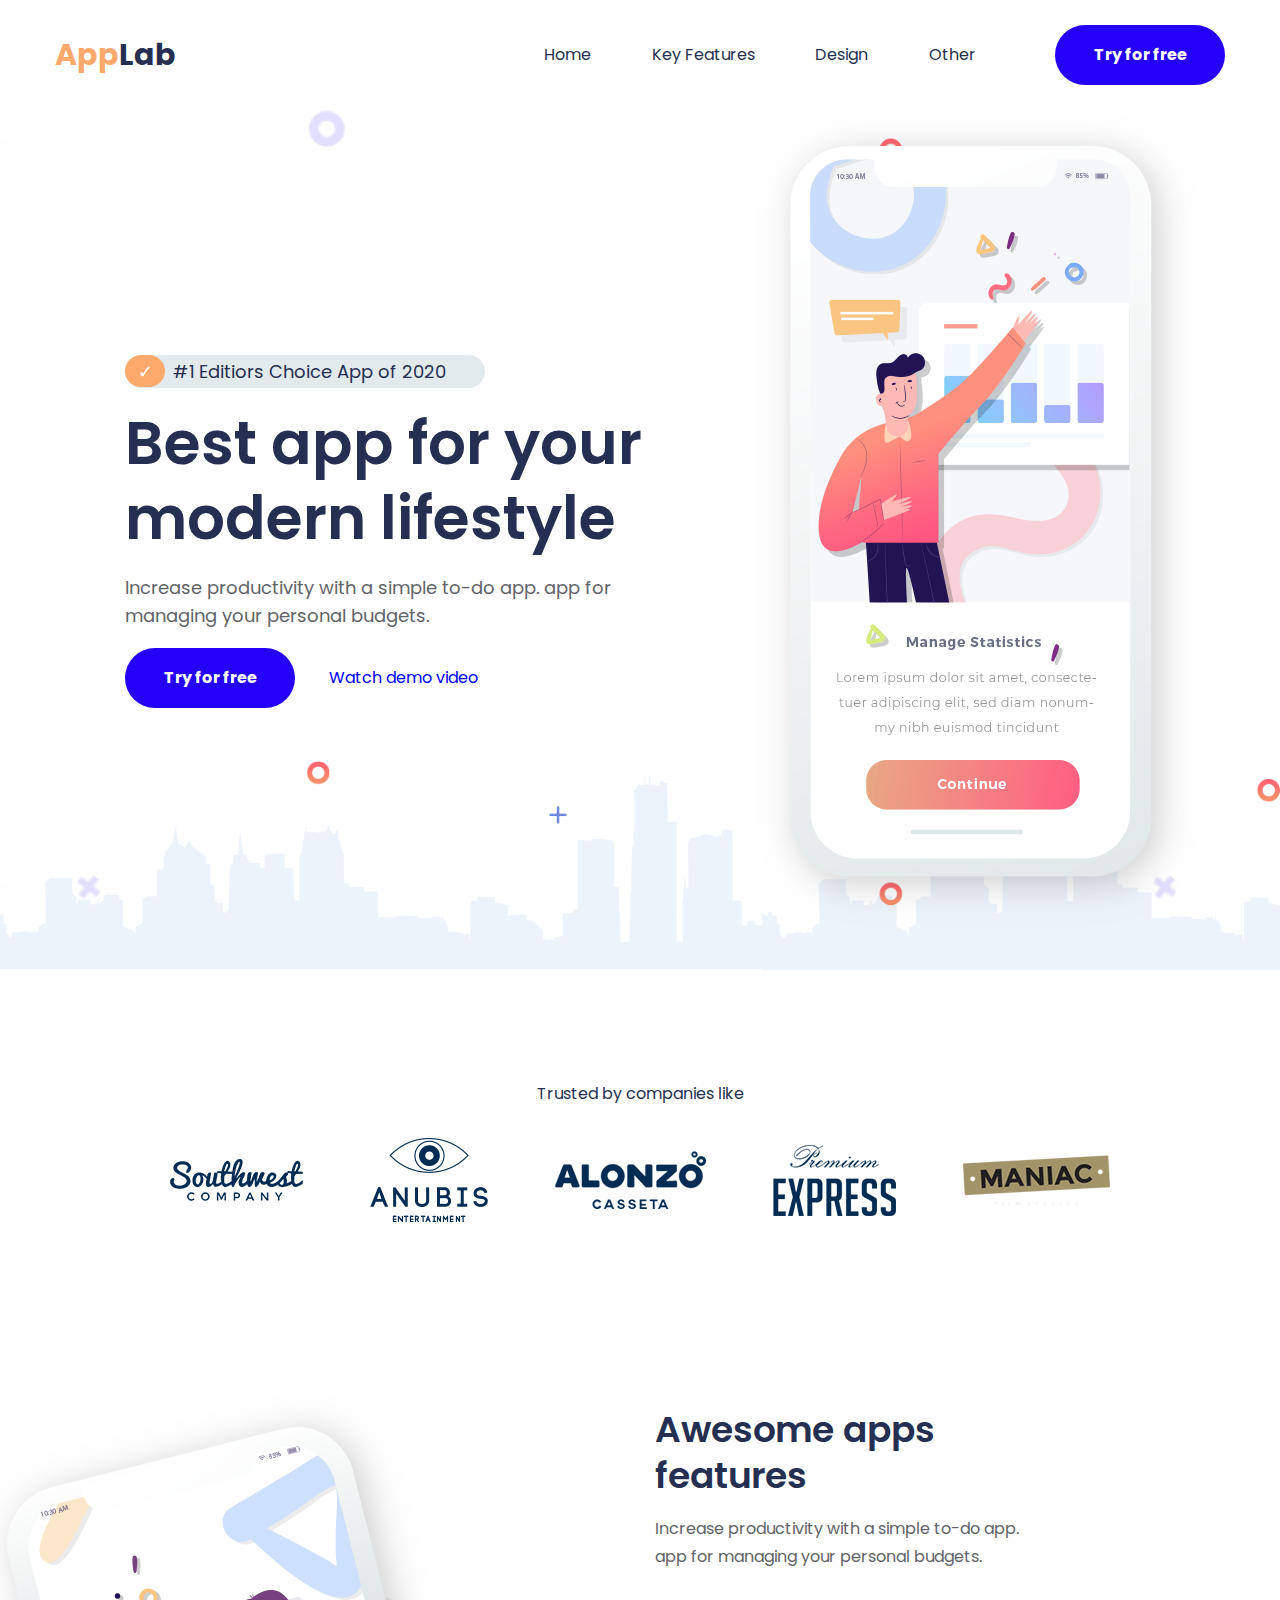
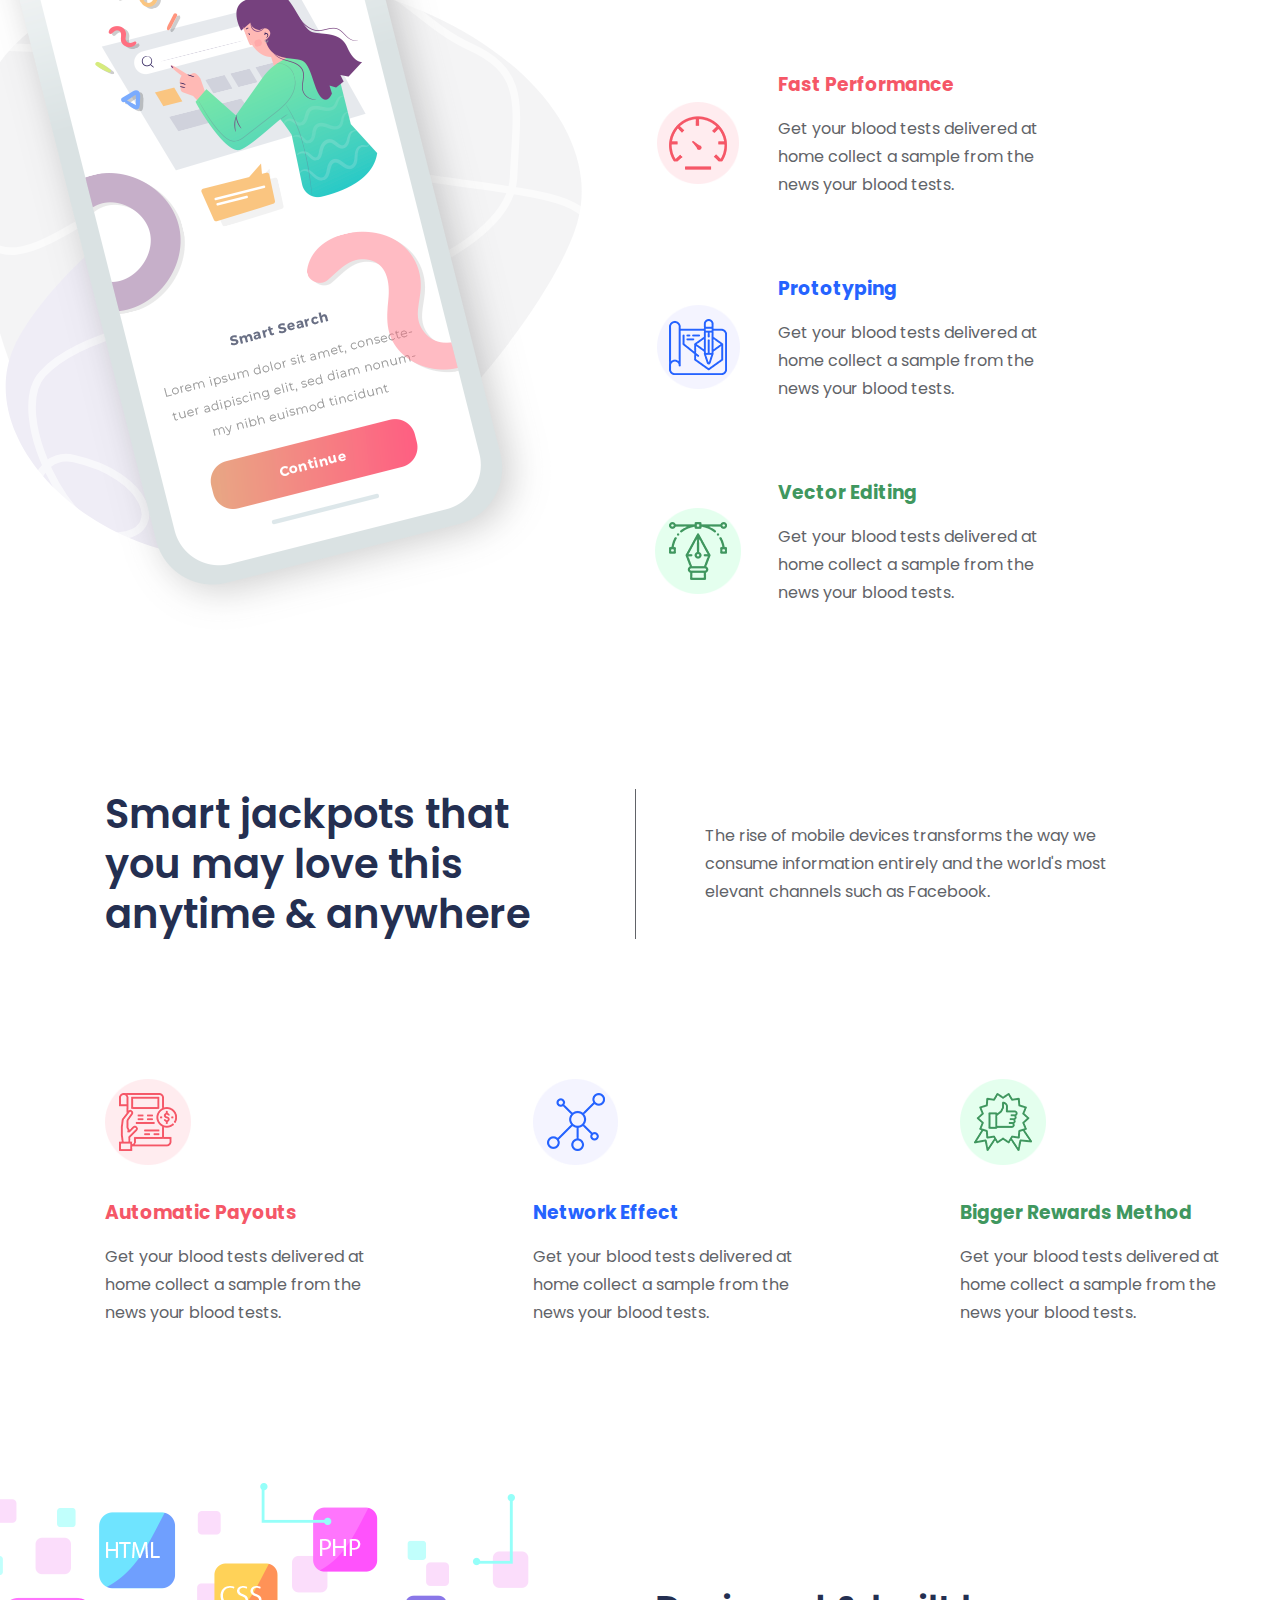
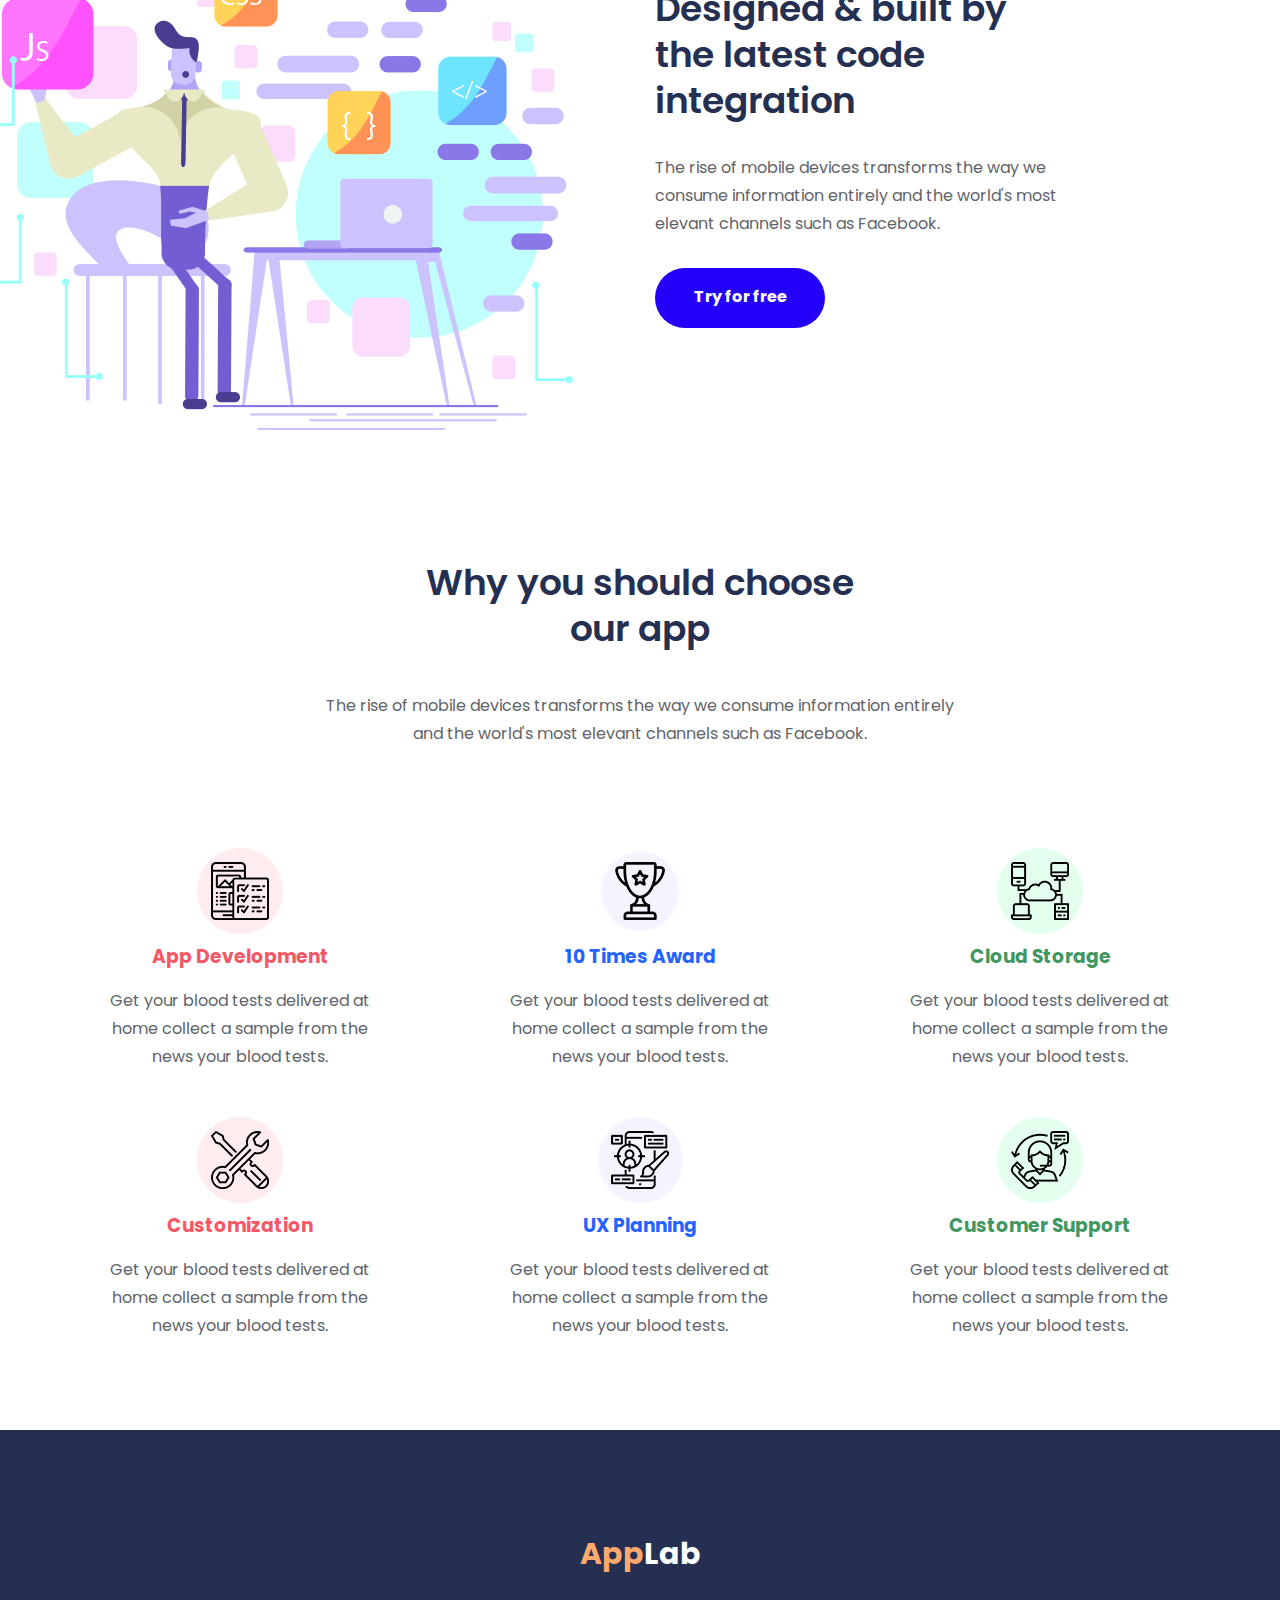
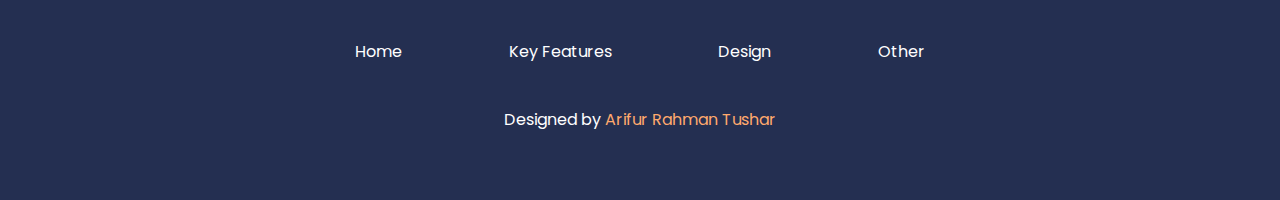
<file: app-landing-page/index.html>
<!DOCTYPE html>
<html lang="en-US">
    <head>
        <meta charset="utf-8">
        <link rel="preconnect" href="https://fonts.gstatic.com">
        <link href="https://fonts.googleapis.com/css2?family=Poppins:wght@400;600;700&display=swap" rel="stylesheet">
        <link href="css/normalize.css" rel="stylesheet">
        <link href="css/styles.css" rel="stylesheet">
        <title>App page</title>
    </head>
    <body>
        <div id="home-anchor"></div>
        <header>
            <div class="container">
                <div class="logo"><span class="logo-first">App</span><span class="logo-second">Lab</span></div>
                <nav>
                    <ul>
                        <li><a href="#home-anchor">Home</a></li>
                        <li><a href="#features-anchor">Key Features</a></li>
                        <li><a href="#design-anchor">Design</a></li>
                        <li><a href="#other-anchor">Other</a></li>
                    </ul>
                </nav>
                <button class="header-button" onclick="window.open('https:/\/youtu.be/dQw4w9WgXcQ','_blank');"  type="button">Try for free</button>
            </div>
        </header>
        <main>
        <section class="top">
            <div class="container">
                <div class="top-left">
                    <p class="check-p"><span class="check-mark">&#10003;</span> #1 Editiors Choice App of 2020</p>
                    <h1 class="top-header">Best app for your modern lifestyle</h1>
                    <p class="top-left-p">Increase productivity with a simple to-do app. app for managing your personal budgets.</p>
                    <button class="top-left-button" onclick="window.open('https:/\/youtu.be/dQw4w9WgXcQ','_blank');"  type="button">Try for free</button>
                    <a class="top-left-a" href="https://youtu.be/dQw4w9WgXcQ" target="_blank">Watch demo video</a>
                </div>
                <div class="top-right">
                    <img src="images/phone.png" alt="phone image">
                </div>
            </div>
        </section>
        <section class="trust">
            <div class="container">
                <p>Trusted by companies like</p>
                <ul class="trust-list">
                    <li><img src="images/trust1.png"></li>
                    <li><img src="images/trust2.png"></li>
                    <li><img src="images/trust3.png"></li>
                    <li><img src="images/trust4.png"></li>
                    <li><img src="images/trust5.png"></li>
                </ul>
            </div>
        </section>
        <div id="features-anchor"></div>
        <section class="features">
            <div class="container">
                <div class="features-left">
                    <img src="images/features-phone.png">
                </div>
                <div class="features-right">
                    <h2 class="features-h2">Awesome apps features</h2>
                    <p>Increase productivity with a simple to-do app. app for managing your personal budgets.</p>
                    <div class="features-list">
                        <div class="feature">
                            <img class="features-img speed" src="images/speed.png">
                            <div class="features-text">
                                <h3 class="speed-h">Fast Performance</h3>
                                <p>Get your blood tests delivered at home collect a sample from the news your blood tests.</p>
                            </div>
                        </div>
                        <div class="feature">
                            <img class="features-img prototyping" src="images/prototyping.png">
                            <div class="features-text">
                                <h3 class="prototyping-h">Prototyping</h3>
                                <p>Get your blood tests delivered at home collect a sample from the news your blood tests.</p>
                            </div>
                        </div>
                        <div class="feature">
                            <img class="features-img pen" src="images/pen.png">
                            <div class="features-text">
                                <h3 class="pen-h">Vector Editing</h3>
                                <p>Get your blood tests delivered at home collect a sample from the news your blood tests.</p>
                            </div>
                        </div>
                    </div>
                </div>
            </div>
        </section>
        <section class="features-second">
            <div class="container">
                <h2 class="pseudo-h2">Smart jackpots that you may love this anytime & anywhere</h2>
                <p>The rise of mobile devices transforms the way we consume information entirely and the world's most elevant channels such as Facebook.</p>
                <div class="features-s-list">
                    <div class="flex-container">
                        <div class="feature-s-first">
                            <img class="features-img payouts" src="images/payouts.png">
                            <div class="features-s-text">
                                <h3 class="payouts-h">Automatic Payouts</h3>
                                <p>Get your blood tests delivered at home collect a sample from the news your blood tests.</p>
                            </div>
                        </div>
                        <div class="feature-s-second">
                            <img class="features-img network" src="images/network.png">
                            <div class="features-s-text">
                                <h3 class="network-h">Network Effect</h3>
                                <p>Get your blood tests delivered at home collect a sample from the news your blood tests.</p>
                            </div>
                        </div>
                        <div class="feature-s-third">
                            <img class="features-img rewards" src="images/rewards.png">
                            <div class="features-s-text">
                                <h3 class="rewards-h">Bigger Rewards Method</h3>
                                <p>Get your blood tests delivered at home collect a sample from the news your blood tests.</p>
                            </div>
                        </div>
                    </div>
                </div>
                <img class="employee" src="images/employee-598px.png" id="design-anchor">
                <div class="design">
                    <h2 class="design-h">Designed & built by the latest code integration</h2>
                    <p class="design-p">The rise of mobile devices transforms the way we consume information entirely and the world's most elevant channels such as Facebook.</p>
                    <button onclick="window.open('https:/\/youtu.be/dQw4w9WgXcQ','_blank');"  type="button">Try for free</button>
                </div>
            </div>
        </section>
        <div id="other-anchor"></div>
        <section class="features-third">
            <div class="container">
                <h2>Why you should choose our app</h2>
                <p>The rise of mobile devices transforms the way we consume information entirely and the world's most elevant channels such as Facebook.</p>
                <div class="feature-t-f">
                    <img class="features-img appdev" src="images/appdev.png">
                    <div class="features-t-text">
                        <h3 class="appdev-h">App Development</h3>
                        <p>Get your blood tests delivered at home collect a sample from the news your blood tests.</p>
                    </div>
                </div>
                <div class="feature-t-s">
                    <img class="features-img tim-award" src="images/tim-award.png">
                    <div class="features-t-text">
                        <h3 class="tim-award-h">10 Times Award</h3>
                        <p>Get your blood tests delivered at home collect a sample from the news your blood tests.</p>
                    </div>
                </div>
                <div class="feature-t-t">
                    <img class="features-img storage" src="images/storage.png">
                    <div class="features-t-text">
                        <h3 class="storage-h">Cloud Storage</h3>
                        <p>Get your blood tests delivered at home collect a sample from the news your blood tests.</p>
                    </div>
                </div>
                <div class="feature-t-ff">
                    <img class="features-img custom" src="images/custom.png">
                    <div class="features-t-text">
                        <h3 class="custom-h">Customization</h3>
                        <p>Get your blood tests delivered at home collect a sample from the news your blood tests.</p>
                    </div>
                </div>
                <div class="feature-t-fff">
                    <img class="features-img ux" src="images/ux.png">
                    <div class="features-t-text">
                        <h3 class="ux-h">UX Planning</h3>
                        <p>Get your blood tests delivered at home collect a sample from the news your blood tests.</p>
                    </div>
                </div>
                <div class="feature-t-ss">
                    <img class="features-img support" src="images/support.png">
                    <div class="features-t-text">
                        <h3 class="support-h">Customer Support</h3>
                        <p>Get your blood tests delivered at home collect a sample from the news your blood tests.</p>
                    </div>
                </div>
            </div>
        </section>
        </main>
        <footer>
            <div class="container">
                <div class="logo-footer"><span class="logo-first">App</span><span class="logo-second-white">Lab</span></div>
                <div class="footer-nav">
                    <a href="#home-anchor">Home</a>
                    <a href="#features-anchor">Key Features</a>
                    <a href="#design-anchor">Design</a>
                    <a href="#other-anchor">Other</a>
                </div>
            </div>
            <p>Designed by <a href="https://dribbble.com/ArifurRahman" target="_blank" rel="noopener noreferrer">Arifur Rahman Tushar</a></p>
        </footer>
    </body>
</html>
</file>
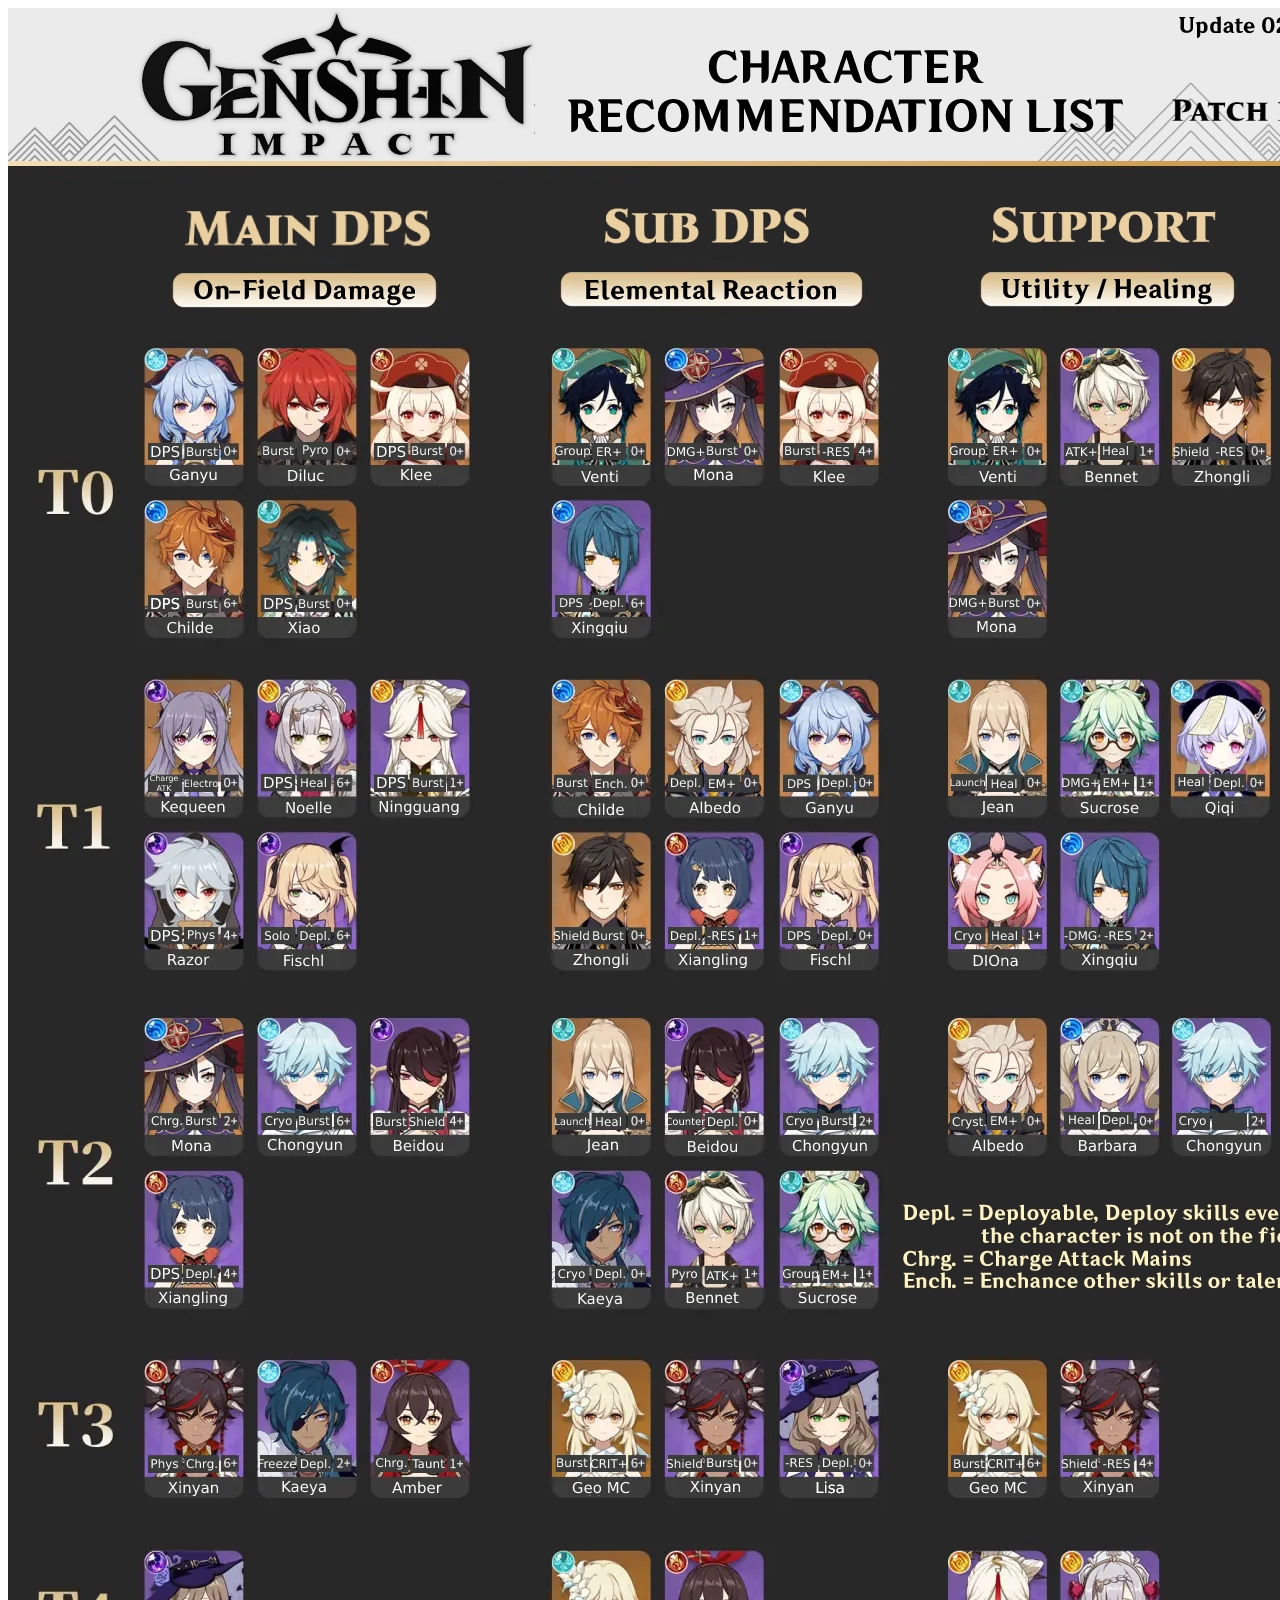
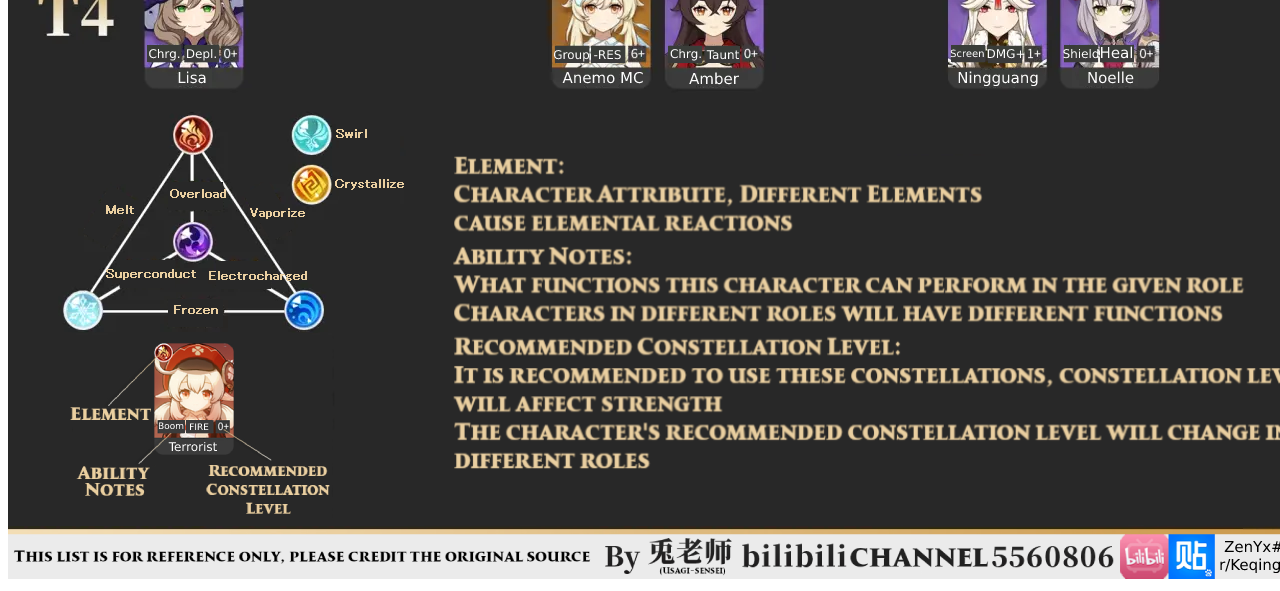
<file: meta-hitmap/index.html>
<!DOCTYPE html>
<html lang="en-US">
    <head>
        <meta charset="utf-8">
        <link href="style.css" rel="stylesheet" type="text/css">
        <title>Test</title>
    </head>
    <body>
        <img    src="Meta.png" 
                alt="meta-navigation"
                usemap="#meta-map">
        <map name="#meta-map">
            <area   shape="rect"
                    coords="250, 340, 350, 480"
                    href="https://cs12.pikabu.ru/post_img/big/2020/12/22/9/1608650180188378672.png"
                    alt="hutao the king"/>
            <area   shape="rect"
                    coords="135, 340, 235, 480"
                    href="https://static.wikia.nocookie.net/genshin-impact/images/6/64/%D0%93%D0%B0%D0%BD%D1%8C_%D0%AE%D0%B9_%D0%BA%D0%B0%D1%80%D1%82%D0%BE%D1%87%D0%BA%D0%B0.png/revision/latest/scale-to-width-down/1000?cb=20210106131834&path-prefix=ru"
                    alt="Гань_Юй"/>
            <area   shape="rect"
                    coords="360, 340, 460, 480"
                    href="https://static.wikia.nocookie.net/genshin-impact/images/7/78/Character_Klee_Card.jpg/revision/latest/scale-to-width-down/1000?cb=20210302091522&path-prefix=ru"
                    alt="Klee"/>
        </map>
        <!-- <div class="box"><h1>WTF</h1></div> -->
    </body>
</html>
</file>
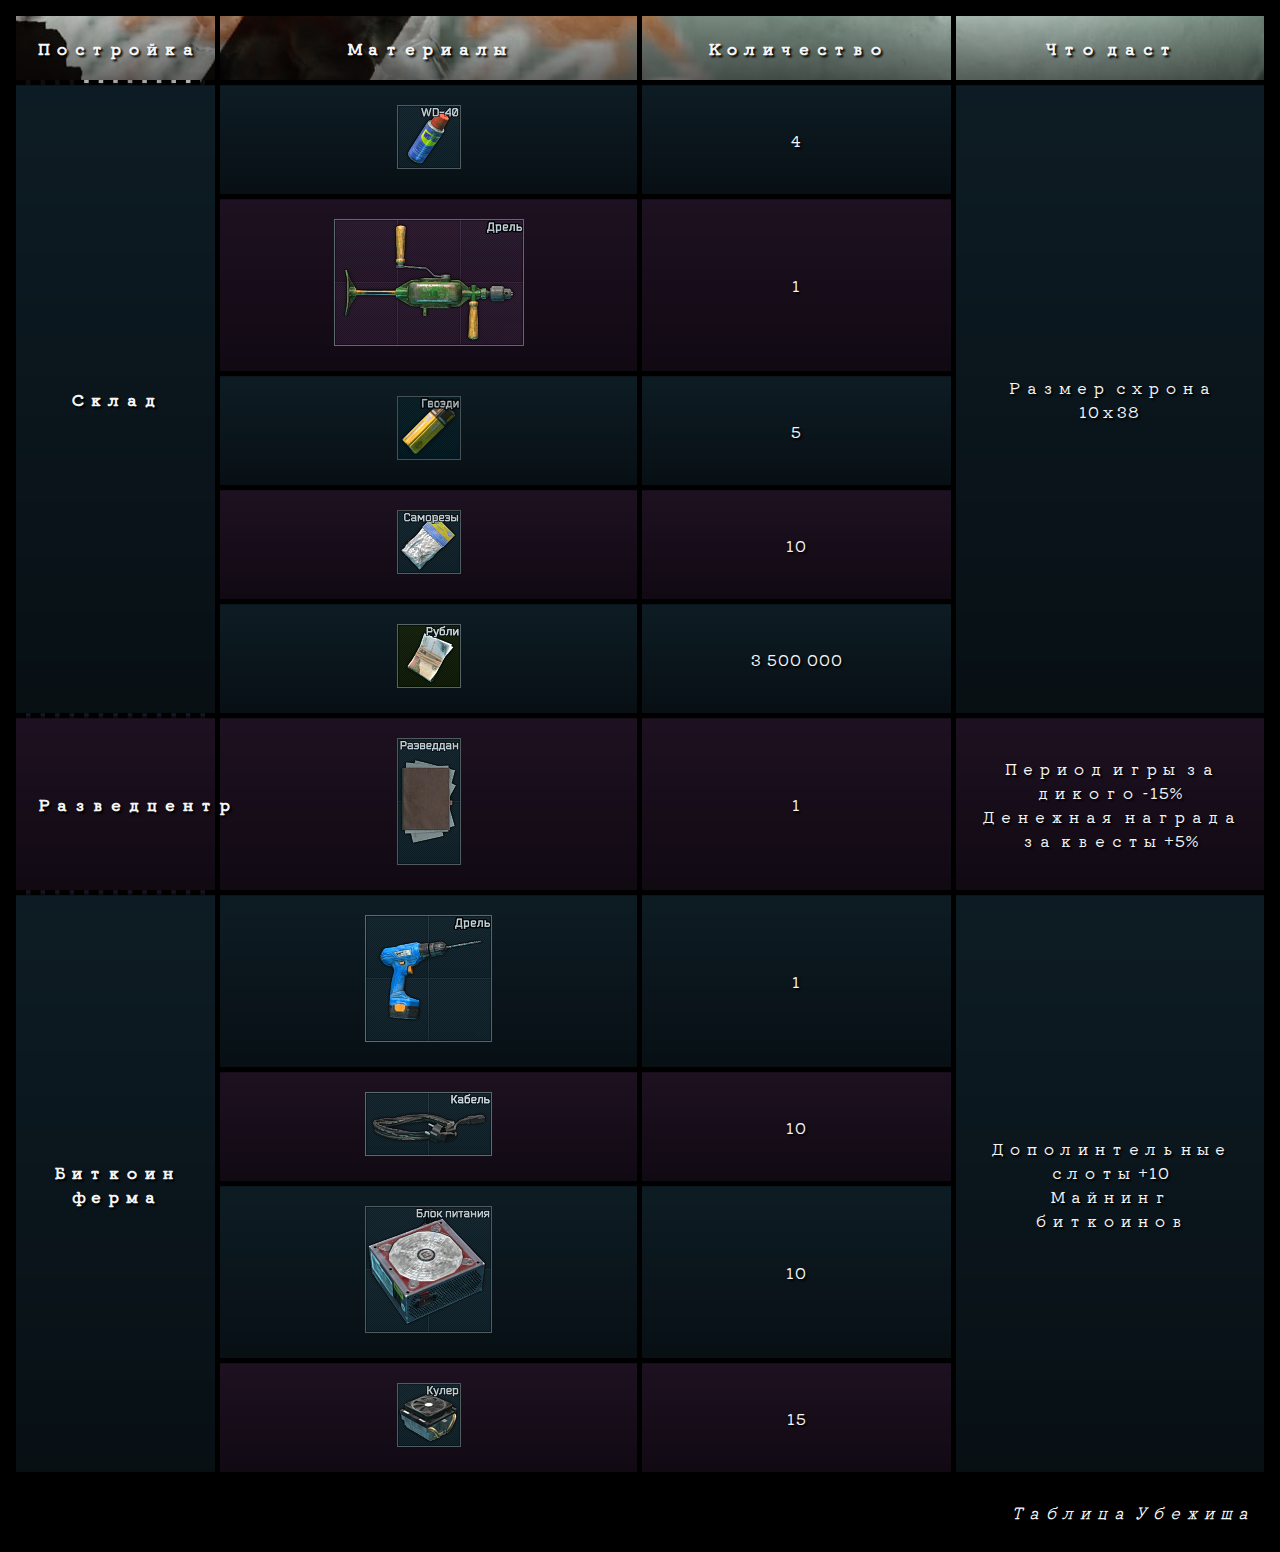
<file: tarkov/index.html>
<!DOCTYPE html> 
<html lang="ru">
    <head>
        <meta charset="utf-8">
        <link rel="preconnect" href="https://fonts.gstatic.com">
        <link href="https://fonts.googleapis.com/css2?family=Kiwi+Maru&display=swap" rel="stylesheet">
        <link href="style.css" rel="stylesheet" type="text/css">
        <title>Таблица Убежища - Escape from Tarkov</title>
    </head>
    <body>
        <table>
            <caption>Таблица Убежища</caption>
            <thead>
                <tr>
                    <th scope="col">Постройка</th>
                    <th scope="col">Материалы</th>
                    <th scope="col">Количество</th>
                    <th scope="col">Что даст</th>
                </tr>
            </thead>
            <tbody>
                <tr>
                    <th scope="row" rowspan="5">Склад</td>
                    <td><img src="images/WD-40_100ml_icon.png"></td>
                    <td>4</td>
                    <td rowspan="5">Размер схрона 10х38</td>
                </tr>
                <tr>
                    <td><img src="images/Ruchnaia_drel_icon.png"></td>
                    <td>1</td>
                </tr>
                <tr>
                    <td><img src="images/Gvozdi_icon.png"></td>
                    <td>5</td>
                </tr>
                <tr>
                    <td><img src="images/Samorezi_icon.png"></td>
                    <td>10</td>
                </tr>
                <tr>
                    <td><img src="images/Rubli_icon.png"></td>
                    <td>3 500 000</td>
                </tr>
                <tr>
                    <th scope="row">Разведцентр</th>
                    <td><img src="images/PapkaRazvedannie_icon.png"></td>
                    <td>1</td>
                    <td>Период игры за дикого -15%<br>Денежная награда за квесты +5%</td>
                </tr>
                <tr>
                    <th scope="row" rowspan="4">Биткоин ферма</th>
                    <td><img src="images/Drel_icon.png"></td>
                    <td>1</td>
                    <td rowspan="4">Дополинтельные слоты +10<br>Майнинг биткоинов</td>
                </tr>
                <tr>
                    <td><img src="images/Kabel_icon.png"></td>
                    <td>10</td>
                </tr>
                <tr>
                    <td><img src="images/BlokPitaniya_icon.png"></td>
                    <td>10</td>
                </tr>
                <tr>
                    <td><img src="images/Kuller_icon.png"></td>
                    <td>15</td>
                </tr>
            </tbody>
        </table>
    </body>
</html>
</file>
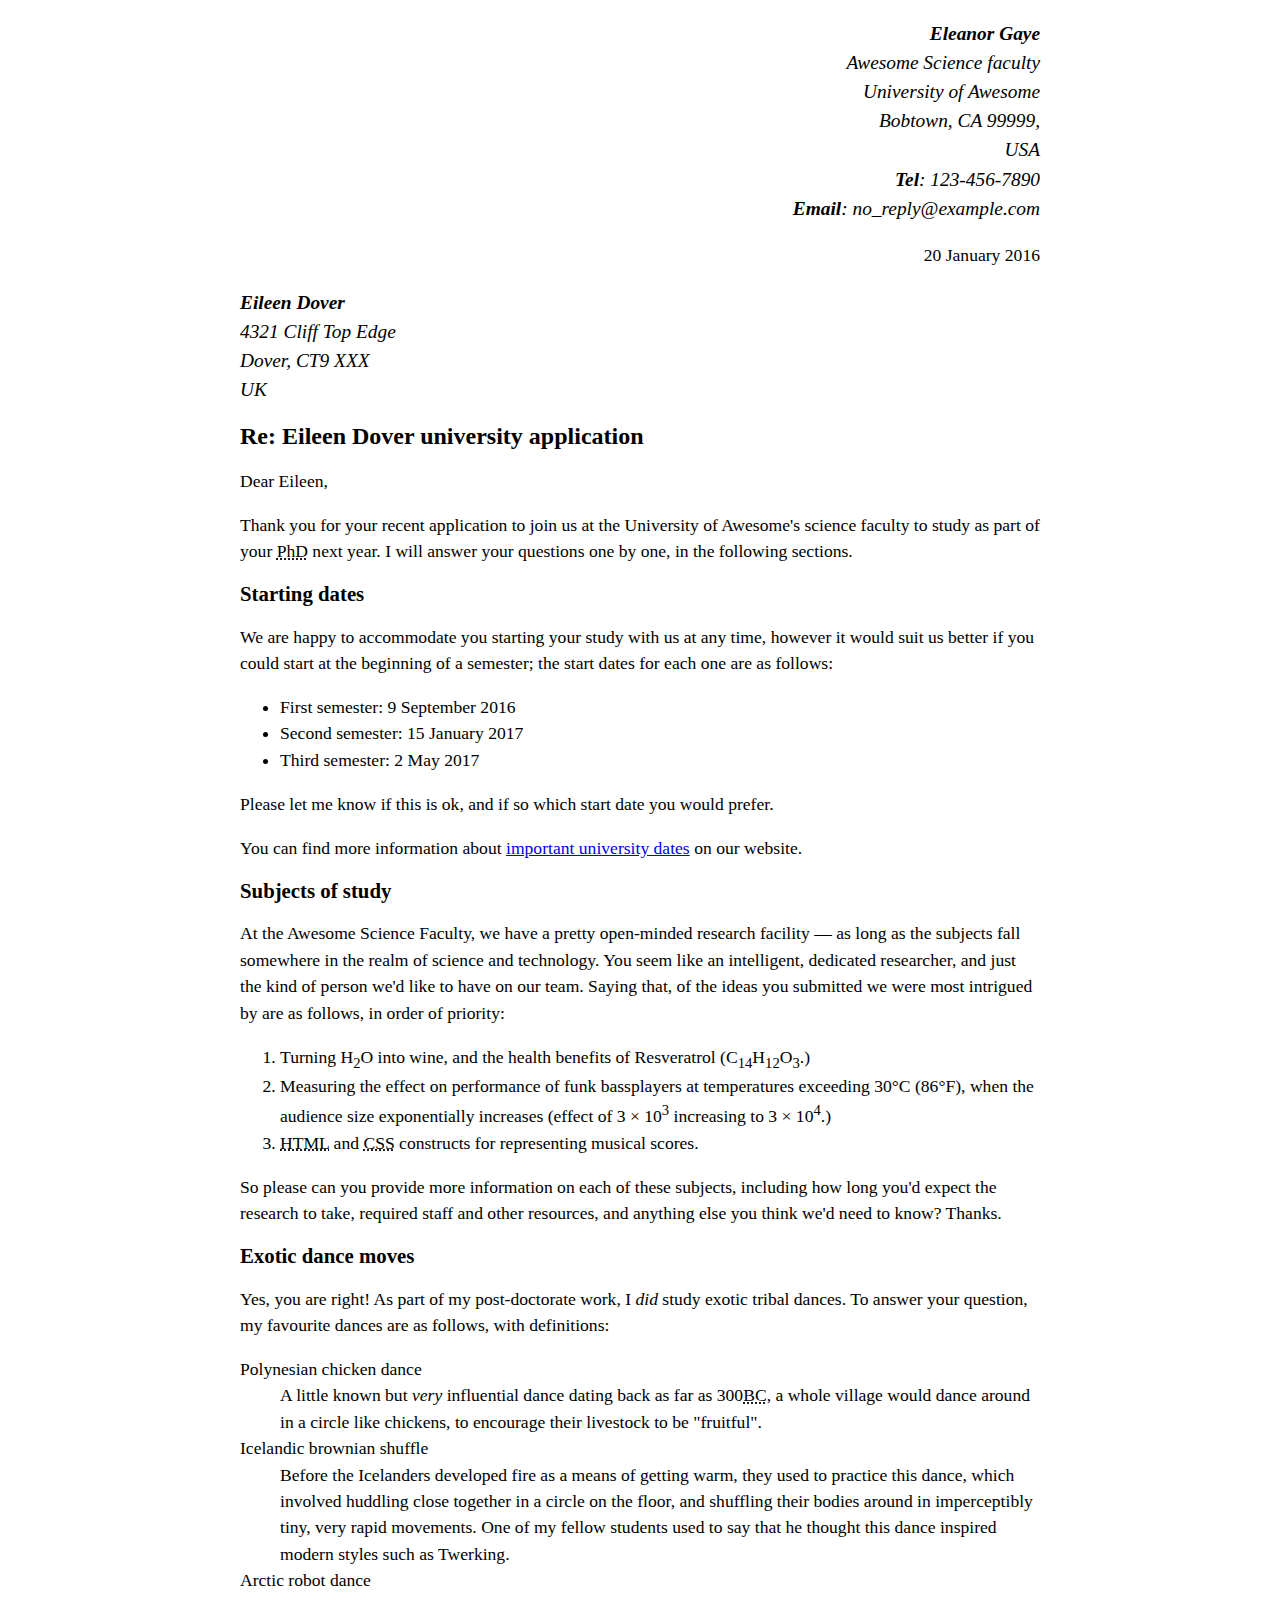
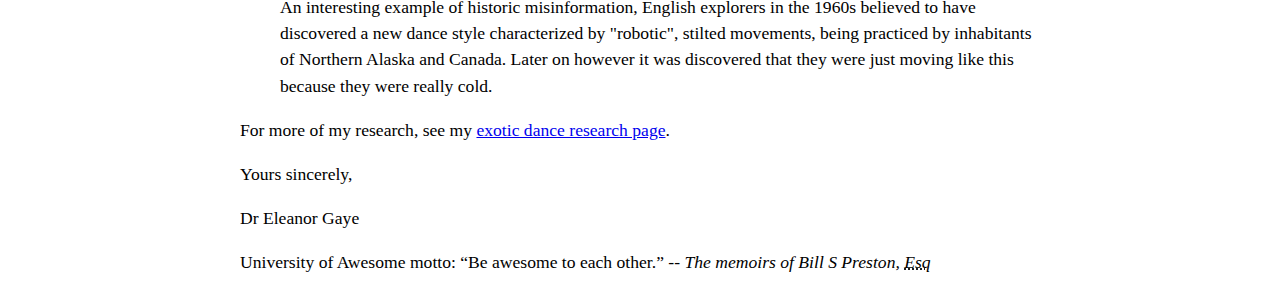
<file: letter.html>
<!DOCTYPE html>
<html lang="en-US">
    <head>
        <meta charset="utf-8">
        <link href="styles/letter-style.css" rel="stylesheet">
        <meta name="author" content="Eleanor Gaye">
        <title>Re: Eileen Dover university application</title>
    </head>
    <body>
       <address class="sender-column">
            <p><strong>Eleanor Gaye</strong><br>
            Awesome Science faculty<br>
            University of Awesome<br>
            Bobtown, CA 99999,<br>
            USA<br>
            <strong>Tel</strong>: 123-456-7890<br>
            <strong>Email</strong>: no_reply@example.com<br></p>
        </address>
        <p class="sender-column"><time datetime="2016-01-20">20 January 2016</time></p>
        
        <address>
        <p><strong>Eileen Dover</strong><br>
        4321 Cliff Top Edge<br>
        Dover, CT9 XXX<br>
        UK</p>
        </address>

        <h1>Re: Eileen Dover university application</h1>

        <p>Dear Eileen,</p>

        <p>Thank you for your recent application to join us at the University of Awesome's science faculty to study as part of your <abbr title="Doctor of Philosophy">PhD</abbr> next year. I will answer your questions one by one, in the following sections.</p>

        <h2>Starting dates</h2>

        <p>We are happy to accommodate you starting your study with us at any time, however it would suit us better if you could start at the beginning of a semester; the start dates for each one are as follows:</p>

        <ul>
            <li>First semester: <time datetime="2016-09-09">9 September 2016</time></li>
            <li>Second semester: <time datetime="2017-01-15">15 January 2017</time></li>
            <li>Third semester: <time datetime="2017-05-02">2 May 2017</time></li>
        </ul>
        <p>Please let me know if this is ok, and if so which start date you would prefer.</p>

        <p>You can find more information about <a href="http://example.com" target="_blank" title ="important university dates">important university dates</a> on our website.</p>


        <h2>Subjects of study</h2>

        <p>At the Awesome Science Faculty, we have a pretty open-minded research facility — as long as the subjects fall somewhere in the realm of science and technology. You seem like an intelligent, dedicated researcher, and just the kind of person we'd like to have on our team. Saying that, of the ideas you submitted we were most intrigued by are as follows, in order of priority:</p>
        
        <ol>
            <li>Turning H<sub>2</sub>O into wine, and the health benefits of Resveratrol (C<sub>14</sub>H<sub>12</sub>O<sub>3</sub>.)</li>
            <li>Measuring the effect on performance of funk bassplayers at temperatures exceeding 30°C (86°F), when the audience size exponentially increases (effect of 3 × 10<sup>3</sup> increasing to 3 × 10<sup>4</sup>.)</li>
            <li><abbr title="Hypertext Markup Languag">HTML</abbr> and <abbr title="Cascading Style Sheets">CSS</abbr> constructs for representing musical scores.</li>
        </ol>

        <p>So please can you provide more information on each of these subjects, including how long you'd expect the research to take, required staff and other resources, and anything else you think we'd need to know? Thanks.</p>


        <h2>Exotic dance moves</h2>

        <p>Yes, you are right! As part of my post-doctorate work, I <em>did</em> study exotic tribal dances. To answer your question, my favourite dances are as follows, with definitions:</p>
        
        <dl>
            <dt>Polynesian chicken dance</dt>
            <dd>A little known but <em>very</em> influential dance dating back as far as 300<abbr title="before Christ">BC</abbr>, a whole village would dance around in a circle like chickens, to encourage their livestock to be "fruitful".</dd>
            <dt>Icelandic brownian shuffle</dt>
            <dd>Before the Icelanders developed fire as a means of getting warm, they used to practice this dance, which involved huddling close together in a circle on the floor, and shuffling their bodies around in imperceptibly tiny, very rapid movements. One of my fellow students used to say that he thought this dance inspired modern styles such as Twerking.</dd>
            <dt>Arctic robot dance</dt>
            <dd>An interesting example of historic misinformation, English explorers in the 1960s believed to have discovered a new dance style characterized by "robotic", stilted movements, being practiced by inhabitants of Northern Alaska and Canada. Later on however it was discovered that they were just moving like this because they were really cold.</dd>
        </dl>

        <p>For more of my research, see my <a href="http://example.com" target="_blank" title="exotic dance research page">exotic dance research page</a>.</p>

        <p>Yours sincerely,</p>
        <p>Dr Eleanor Gaye</p>

        <p>University of Awesome motto: <q>Be awesome to each other.</q> -- <cite>The memoirs of Bill S Preston, <abbr title="Esquire">Esq</abbr></cite></p>
    </body>
</html>
</file>
<file: app-landing-page/css/styles.css>
/* Variables */

:root {
    --main-text-color: #616368;
    --h-color: #242f51;
    --logo-color: #FFA96D;
    --button-color: #2400F9;
}

/* HTML */

html {
    font-size: 10px;
    margin: 0;
    min-width: 1240px;
}

h1 {
    font-size: 6rem;
}

h2 {
    font-size: 3.6rem;
    line-height: 4.6rem;
    font-weight: 600;
}

h1, h2, h3 {
    margin: 0;
}

h1, h2 {
    color: var(--h-color, blue);
}

a {
    text-decoration: none;
}

body {
    font-family: 'Poppins', sans-serif;
    font-size: 1.6rem;
    line-height: 2.8rem;
    background-color: #fff;
    color: var(--main-text-color, grey);
}

/* Container */

.container {
    width: 100%;
    max-width: 117rem;
    margin: 0 auto;
    grid-template-columns: repeat(12, 1fr);
    gap: 3rem;
    display: grid;
    align-items: center;
}


.flex-container {
    display: flex;
    justify-content: space-between;
}

/* Button */

button {
    width: 17rem;
    transition-duration: .4s;
    font-weight: 700;
    border-radius: 3rem;
    height: 6rem;
    background-color: var(--button-color, blue);
    color: white;
    border: none;
    cursor: pointer;
}

button:hover {
    background-color:  var(--logo-color, orange);
    color: var(--h-color, blue);
}

button:active {
    background-color:  var(--logo-color, orange);
    color: var(--h-color, blue);
    box-shadow: inset 0px 0px 0px .4rem var(--h-color, blue);
}

/* Logo */

.logo {
    font-weight: 700;
    font-size: 3rem;
    list-style: 4.4rem;
}

.logo-first {
    color: var(--logo-color, orange);
}

.logo-second {
    color: var(--h-color, blue);
}

/* Navigation */

nav ul {
    list-style: none;
    height: 100%;
    display: flex;
    margin: 0 1.9rem;
    justify-content: space-around;
}

nav a {
    color: var(--h-color, blue);
}

/* Header */

header {
    line-height: 4.4rem;
    padding: 2.5rem 0;
    background-color: #fff;
    position: sticky;
    top: 0;
}

.logo {
    grid-column: 1 / 5;
}

nav {
    grid-column: 5 / 11;
}

.header-button {
    grid-column: 11 / 13;   
}

/* Top section */

.top {
    background: url(../images/vector-big-opacity.svg), 
                url(../images/background-city.png) repeat-x bottom, 
                url(../images/little-opacity.svg) repeat-x top;
    background-size: contain;
    height: 86rem;
}

.top-left {
    padding-left: 7rem;
    grid-column: 1 / 8;
}

.top-right {
    grid-column: 8 / 13;
}

.top p {
    width: 100%;
    font-size: 1.8rem;
    line-height: 2.8rem;
}

.top-left-p {
    width: 100%;
    max-width: 49rem;
}

.check-p {
    max-width: 36rem;
    border-radius: 3rem;
    padding: .25rem 0;
    background-color: #e2eaed;
    color: var(--h-color, blue)
}

.check-mark {
    border-radius: inherit;
    padding: .375rem 1.25rem;
    margin-right: .25rem;
    color: white;
    background-color: var(--logo-color, orange);
}

.top-header {
    width: 100%;
    max-width: 53rem;
    line-height: 7.5rem;
    font-weight: 600;
    color: var(--h-color, blue);
    margin: 0;
}

.top-left-button {
    margin-right: 3rem;
}

.top-left-a {
    color: blue;
}

/* Trust section */

.trust {
    margin-top: 11rem;
}

.trust p {
    grid-column: 1 / 13;
    margin: 0;
    color: var(--h-color, blue);
    text-align: center;
}

.trust-list {
    padding: 0;
    grid-column: 1 / 13;
    margin: 0 11.5rem;
    list-style: none;
    display: flex;
    align-items: center;
    justify-content: space-between;
}

/* Features section */

.features {
    margin: 16rem 0px 0px 0px;
}

.features-left {
    margin-left: -8rem;
    grid-column: 1 / 7;
    grid-row: 1;
    background: url(../images/features-back.svg) no-repeat top left;
    background-size: auto;
    background-position: top 14rem left -5rem;
}

.features-left img {
    width: 100%;
    max-width: 57.6rem;
}

.features-right {
    grid-row: 1;
    grid-column: 7 / 11;
}

.features-h2 {
    width: 100%;
    max-width: 30rem;
}

.features-h2 + p {
    margin-bottom: 10rem;
}

.features-list {
    margin-top: 1rem;
}

.feature {
    margin-top: 6rem;
    align-items: center;
    display: grid;
    gap: 6.5rem;
    grid-template-columns: 5.8rem 27rem;
}

.features-img {
    padding: 1.4rem;
}

.speed {
    background: url(../images/ellipse-1.png) no-repeat center;
    background-size: contain;
}

.speed-h {
    color: #f55767;
}

.prototyping {
    background: url(../images/ellipse-2.png) no-repeat center;
    background-size: contain;
}

.prototyping-h {
    color: #2563ff;
}

.pen {
    background: url(../images/ellipse-3.png) no-repeat center;
    background-size: contain;
}

.pen-h {
    color: #40975f;
}

/* Features second half */

.features-second {
    margin-top: 15rem;
}

.pseudo-h2 {
    font-size: 4rem;
    line-height: 5rem;
    width: 100%;
    max-width: 45rem;
    grid-column: 1 / 7;
    grid-row: 1;
    margin-left: 5rem;
    padding-right: 8rem;
    border-right: .1rem solid var(--main-text-color, grey);
}

.pseudo-h2 + p {
    margin-left: 5rem;
    grid-row: 1;
    grid-column: 7 / 13;
    width: 100%;
    max-width: 42rem;
}

.features-s-list {
    grid-column: 1 / 13;
    grid-row: 2;
    margin-top: 11rem;
    margin-left: 5rem;
    margin-bottom: 11rem;
}

.features-s-text {
    margin-top: 2.5rem;
    width: 100%;
    max-width: 26.5rem;
}

.payouts {
    background: url(../images/ellipse-1.png) no-repeat center;
    background-size: contain;
}

.payouts-h {
    color: #f55767;
}

.network {
    background: url(../images/ellipse-2.png) no-repeat center;
    background-size: contain;
}

.network-h {
    color: #2563ff;
}

.rewards {
    background: url(../images/ellipse-3.png) no-repeat center;
    background-size: contain;
}

.rewards-h {
    color: #40975f;
}

.employee {
    grid-row: 3;
    grid-column: 1 / 7;
    margin-left: -8rem;
}

.design {
    grid-row: 3;
    grid-column: 7 / 13;
}

.design-h {
    width: 100%;
    max-width: 37rem;
}

.design-p {
    width: 100%;
    max-width: 42.5rem;
    margin: 3rem 0;
}

/* Features third */

.features-third {
    height: 100rem;
}

.features-third h2 {
    grid-row: 1;
    grid-column: 1 / 13;
    margin: 13rem auto 1rem auto;
    max-width: 46rem;
    max-height: 9.5rem;
    text-align: center;
}

.features-third h2 + p {
    grid-row: 2;
    grid-column: 1 / 13;
    margin: 0 auto 7rem auto;
    max-width: 65rem;
    max-height: 6rem;
    text-align: center;
}

.feature-t-f {
    text-align: center;
    grid-row: 3;
    grid-column:  1 / 5;
}

.feature-t-s {
    text-align: center;
    grid-row: 3;
    grid-column:  5 / 9;
}

.feature-t-t {
    text-align: center;
    grid-row: 3;
    grid-column:  9 / 13;
}

.feature-t-ff {
    text-align: center;
    grid-row: 4;
    grid-column:  1 / 5;
}

.feature-t-fff {
    text-align: center;
    grid-row: 4;
    grid-column:  5 / 9;
}

.feature-t-ss {
    text-align: center;
    grid-row: 4;
    grid-column:  9 / 13;
}

.features-t-text {
    width: 27rem;
    margin: 0 auto;
}

.appdev {
    background: url(../images/ellipse-1.png) no-repeat center;
    background-size: contain;
}

.appdev-h {
    color: #f55767;
}

.tim-award {
    background: url(../images/ellipse-2.png) no-repeat center;
    background-size: contain;
}

.tim-award-h {
    color: #2563ff;
}

.storage {
    background: url(../images/ellipse-3.png) no-repeat center;
    background-size: contain;
}

.storage-h {
    color: #40975f;
}

.custom {
    background: url(../images/ellipse-1.png) no-repeat center;
    background-size: contain;
}

.custom-h {
    color: #f55767;
}

.ux {
    background: url(../images/ellipse-2.png) no-repeat center;
    background-size: contain;
}

.ux-h {
    color: #2563ff;
}

.support {
    background: url(../images/ellipse-3.png) no-repeat center;
    background-size: contain;
}

.support-h {
    color: #40975f;
}


/* Footer */

footer {
    height: 37rem;
    background-color: var(--h-color, blue);
}

.logo-second-white {
    color: #fff;
}

.logo-footer {
    font-weight: 700;
    font-size: 3rem;
    list-style: 4.4rem;
    margin: 11rem auto 4rem auto;
    grid-row: 1;
    grid-column: 1 / 13;
    text-align: center;
}

.footer-nav {
    grid-row: 2;
    grid-column: 4 / 10;
    display: flex;  
    justify-content: space-between;
    align-items: center;
}

.footer-nav a {
    color: #fff;    
}

footer p {
    margin-top: 4rem;
    grid-row: 3;
    grid-column: 1 / 13;
    text-align: center;
    color: #fff;
}

footer p a {
    color: var(--logo-color, orange);
}
</file>
<file: meta-hitmap/style.css>
:root {
    --some-var: pink;
    --some-var3: black;
}

.box {
    width: 50vw;
    height: 50vh;
    margin: 25vh auto;
    background-color: var(--some-var2, var(--some-var, orange));
    box-shadow: 2px 2px 1px black,
                4px 4px 1px var(--some-var),
                6px 6px 1px black;
    filter: grayscale(60%);
    filter: blur(10px);
    filter: hue-rotate(20deg);
}

h1 {
    background-clip: text;
    -webkit-background-clip: text;
    -webkit-text-fill-color: transparent;
}
</file>
<file: tarkov/style.css>
html {
    font-family: 'Kiwi Maru', serif;
    color: whitesmoke;
    background-color: black;
}

table {
    table-layout: fixed;
    width: 100%;
    border-collapse: collapse;
    border: 8px solid black;
    text-shadow: 2px 2px 2px black;
}

thead th:nth-child(1) {
    width: 15%;
}

thead th:nth-child(2) {
    width: 35%;
}

thead th:nth-child(3) {
    width: 25%;
}

thead th:nth-child(4) {
    width: 25%;
}

th, td {
    padding: 20px;
    background: linear-gradient(to bottom, rgba(0,0,0,0.1), rgba(0,0,0,0.5));
}

th {
    letter-spacing: 2px;
    border: 5px black;
    border-style: dashed solid;
}

td {
    letter-spacing: 1px;
    border: 5px black solid;
    text-align: center;
}

tbody>tr:nth-child(odd) {
    background-color: #0F1F28;
}

tbody>tr:nth-child(even) {
    background-color: #211325;
}

thead {
    background: url(images/th-background-wide.JPG);
}

caption {
    letter-spacing: 1px;
    font-style: italic;
    padding: 20px;
    caption-side: bottom;
    text-align: right;
    text-shadow: none;
}
</file>
<file: styles/letter-style.css>
body {
    max-width: 800px;
    margin: 0 auto;
  }
  
  .sender-column {
    text-align: right;
  }
  
  h1 {
    font-size: 1.5em;
  }
  
  h2 {
    font-size: 1.3em;
  }
  
  p,ul,ol,dl,address {
    font-size: 1.1em;
  }
  
  p, li, dd, dt, address {
    line-height: 1.5;
  }
</file>
